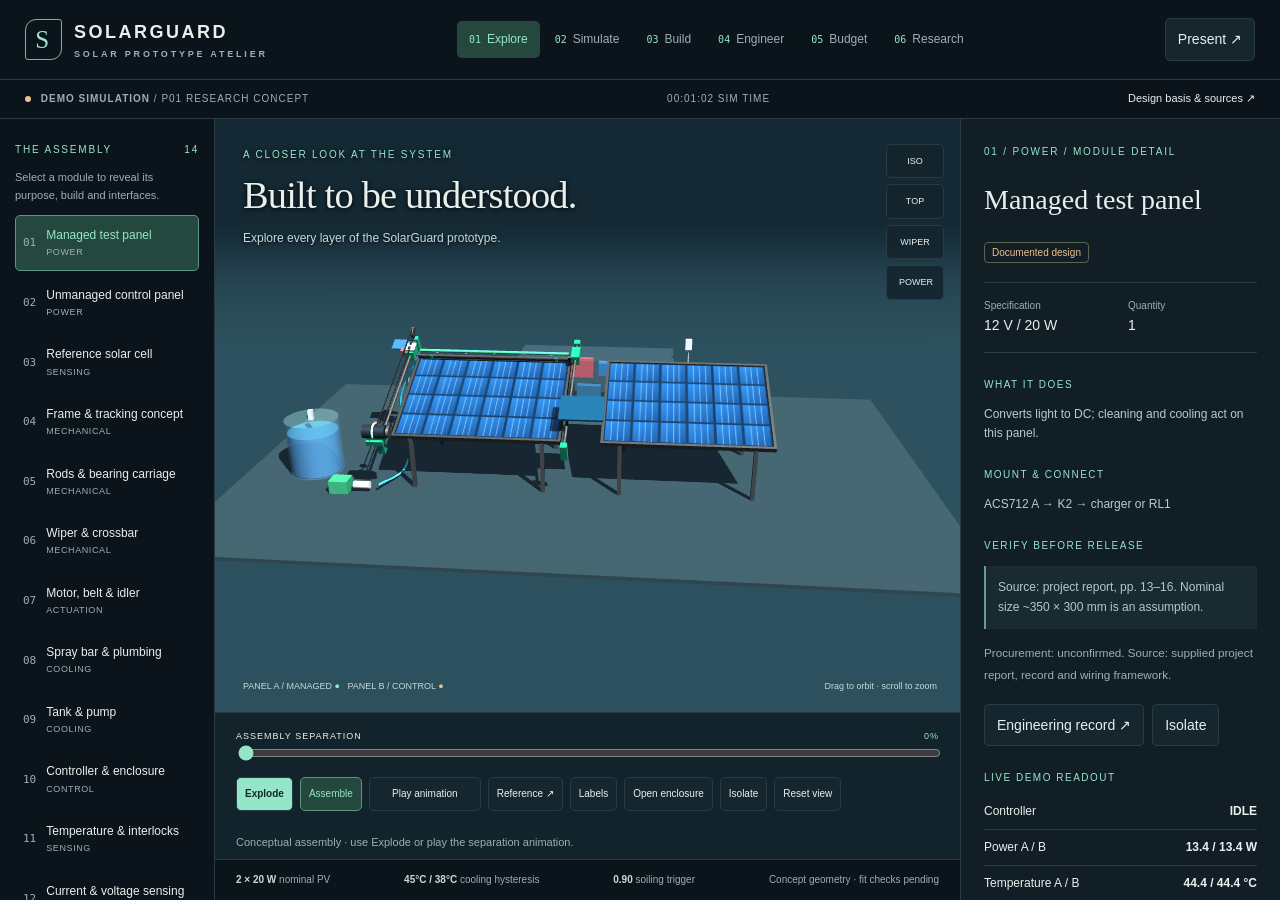
<file: index.html>
<!doctype html><html lang="en"><head><meta charset="utf-8"><meta name="viewport" content="width=device-width,initial-scale=1"><meta name="description" content="SolarGuard interactive solar cleaning and cooling prototype atelier"><title>SolarGuard · Solar Prototype Atelier</title><link rel="stylesheet" href="style.css"></head><body>
<header><a class="brand" href="#explore"><span class="mark">S</span><span>SOLARGUARD<small>SOLAR PROTOTYPE ATELIER</small></span></a><nav aria-label="Main navigation"></nav><button id="present">Present ↗</button></header>
<div class="ribbon"><span><i></i> <b id="source-status">DEMO SIMULATION</b> / P01 RESEARCH CONCEPT</span><span id="ribbon-clock">00:00:00</span><button id="sources">Design basis & sources ↗</button></div>
<main id="workspace"><aside class="parts"><div class="eyebrow">THE ASSEMBLY <span>14</span></div><p class="muted">Select a module to reveal its purpose, build and interfaces.</p><div id="part-list"></div><footer><div class="eyebrow">DESIGN INTENT</div><p>Cleaner panels.<br>Smarter decisions.<br>Measured trade-offs.</p><small>Documented design + browser demonstration. Physical validation pending.</small></footer></aside>
<section class="center"><div id="stage"><iframe src="twin.html" title="Interactive SolarGuard 3D assembly" id="twin"></iframe><div id="fallback" hidden></div><div class="stage-title"><div class="eyebrow">A CLOSER LOOK AT THE SYSTEM</div><h1>Built to be understood.</h1><p>Explore every layer of the SolarGuard prototype.</p></div><div class="camera-tools"><button data-camera="ov">ISO</button><button data-camera="top">TOP</button><button data-camera="cl">WIPER</button><button data-camera="el">POWER</button></div><div class="stage-caption"><span>PANEL A / MANAGED <b class="mint">●</b> &nbsp; PANEL B / CONTROL <b class="gold">●</b></span><span>Drag to orbit · scroll to zoom</span></div></div>
<div class="stage-controls"><label>ASSEMBLY SEPARATION <output id="explode-value">0%</output><input id="explode" type="range" min="0" max="100" value="0"></label><div class="assembly-buttons"><button id="explode-assembly" class="primary">Explode</button><button id="assemble">Assemble</button><button id="explosion-play" aria-pressed="false">Play animation</button><button id="assembly-reference">Reference ↗</button><button id="labels">Labels</button><button id="xray">Open enclosure</button><button id="isolate">Isolate</button><button id="camera-reset">Reset view</button></div></div><p id="explosion-status" class="assembly-status" role="status">Conceptual assembly · use Explode or play the separation animation.</p><div class="scene-footer"><span><b>2 × 20 W</b> nominal PV</span><span><b>45°C / 38°C</b> cooling hysteresis</span><span><b>0.90</b> soiling trigger</span><span>Concept geometry · fit checks pending</span></div></section>
<aside class="inspector" id="inspector"></aside></main>
<section id="content" hidden></section>
<div id="tour" hidden><span id="tour-progress"></span><button id="tour-prev">← Previous</button><button id="tour-next">Next chapter →</button><button id="fullscreen">Fullscreen</button><button id="tour-exit">Exit</button></div>
<dialog id="modal"><div class="modal-head"><span id="modal-title"></span><button id="modal-close" aria-label="Close dialog">✕</button></div><div id="modal-body"></div></dialog>
<div id="toast" role="status"></div><script type="module" src="app.js"></script></body></html>
</file>
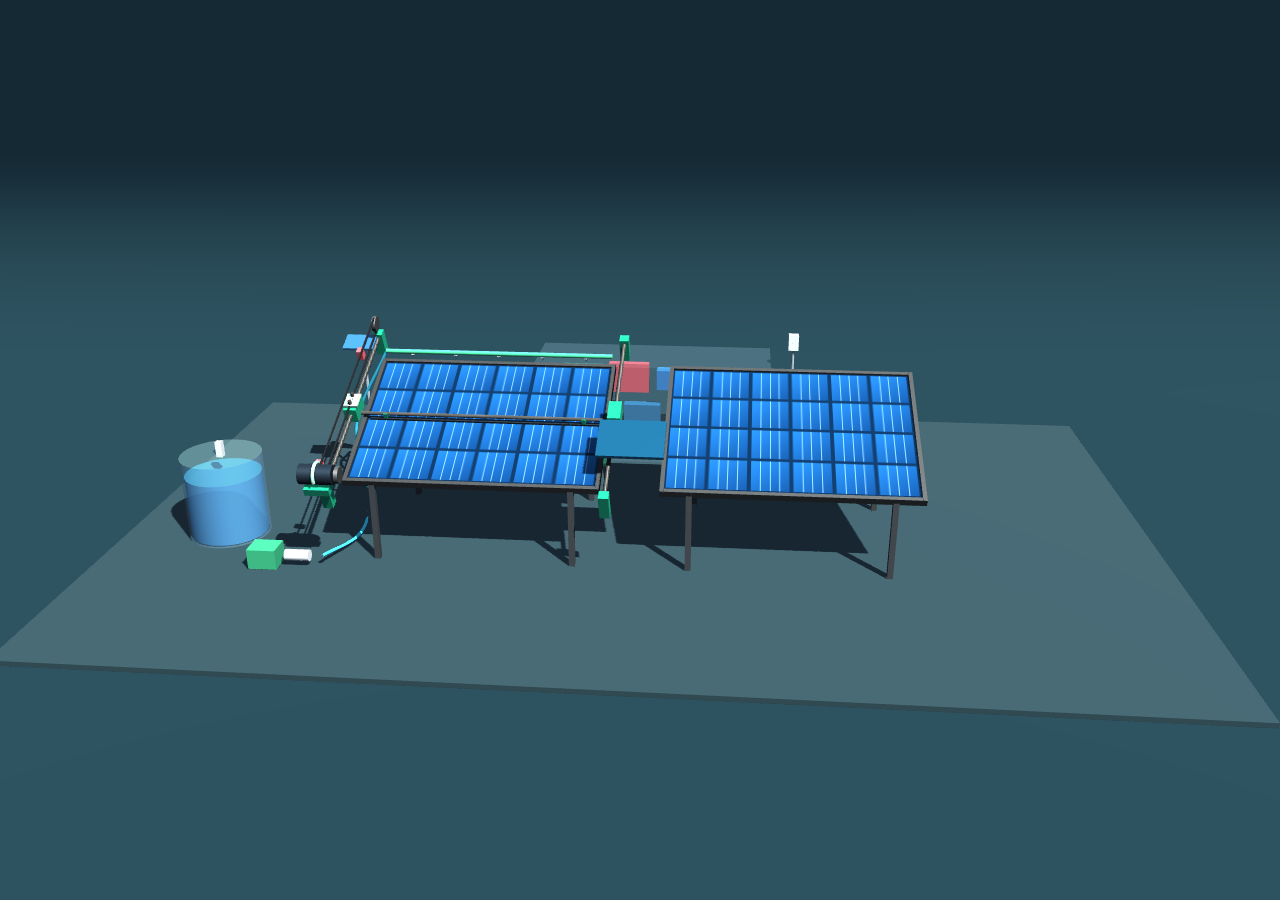
<file: twin.html>
<!DOCTYPE html><html lang="en"><head><meta charset="utf-8"><meta name="viewport" content="width=device-width,initial-scale=1,viewport-fit=cover"><title>SolarGuard Digital Twin</title><style>
:root{--bg:#eef3f8;--card:#fff;--txt:#10202f;--mut:#566a7e;--line:#cfdae5;--acc:#0a86a8;--ok:#0f9d6b;--warn:#d9822b;--bad:#d64550;box-sizing:border-box;padding-top:env(safe-area-inset-top,0px);padding-bottom:env(safe-area-inset-bottom,0px)}
@media(prefers-color-scheme:dark){:root:not([data-theme="light"]){--bg:#0a1220;--card:#111d30;--txt:#e6f0fb;--mut:#93a8bf;--line:#243a54;--acc:#45d6f2;--ok:#4fe0a6;--warn:#f0a458;--bad:#ff6b76}}
:root[data-theme="dark"]{--bg:#0a1220;--card:#111d30;--txt:#e6f0fb;--mut:#93a8bf;--line:#243a54;--acc:#45d6f2;--ok:#4fe0a6;--warn:#f0a458;--bad:#ff6b76}
*{box-sizing:border-box}html,body{height:100%}body{margin:0;background:var(--bg);color:var(--txt);font:13px/1.45 system-ui,Segoe UI,Arial,sans-serif}
header{display:flex;justify-content:space-between;align-items:center;gap:10px;flex-wrap:wrap;padding:10px 14px}h1{font-size:18px;margin:0}header small{color:var(--mut)}
.app{display:grid;grid-template-columns:minmax(0,1fr) 350px;gap:12px;padding:0 12px 12px;max-width:1700px;margin:auto}
.view{position:relative;height:calc(100vh - 80px);min-height:470px;border-radius:14px;overflow:hidden;border:1px solid var(--line)}canvas{width:100%;height:100%;display:block}
.bar{position:absolute;top:10px;left:10px;right:10px;display:flex;gap:6px;flex-wrap:wrap;pointer-events:none}.bar button{pointer-events:auto}
button{background:var(--card);color:var(--txt);border:1px solid var(--line);border-radius:8px;padding:7px 10px;cursor:pointer;font:inherit;font-size:12px}button:hover{border-color:var(--acc)}button.on{border-color:var(--acc);color:var(--acc)}
.glass{background:color-mix(in srgb,var(--card) 82%,transparent);backdrop-filter:blur(6px);border:1px solid var(--line);border-radius:10px}
#chart{position:absolute;left:10px;bottom:10px;padding:8px 10px}#chart small{color:var(--mut)}#ch{width:300px;height:96px;display:block}
#tip{position:absolute;display:none;pointer-events:none;max-width:240px;padding:8px 10px;z-index:3}#tip b{display:block;color:var(--acc)}
.lbl{position:absolute;pointer-events:none;font-size:11px;padding:1px 6px;border-radius:6px;background:var(--card);border:1px solid var(--line);white-space:nowrap;transform:translate(8px,-8px);display:none}
.side{display:flex;flex-direction:column;gap:10px;max-height:calc(100vh - 80px);overflow:auto}.card{background:var(--card);border:1px solid var(--line);border-radius:12px;padding:11px 12px}
.card h2{font-size:11px;letter-spacing:.09em;color:var(--mut);margin:0 0 8px}.row{display:flex;justify-content:space-between;gap:8px;padding:4px 0;border-bottom:1px solid var(--line)}.row:last-child{border:0}
.v{font-weight:600;font-variant-numeric:tabular-nums}.badge{border-radius:20px;padding:1px 9px;font-size:11px;font-weight:600;background:color-mix(in srgb,var(--ok) 18%,transparent);color:var(--ok)}.badge.w{background:color-mix(in srgb,var(--warn) 20%,transparent);color:var(--warn)}.badge.b{background:color-mix(in srgb,var(--bad) 20%,transparent);color:var(--bad)}.badge.i{background:color-mix(in srgb,var(--acc) 18%,transparent);color:var(--acc)}
.ctl{margin:7px 0}.ctl label{display:flex;justify-content:space-between;font-size:12px;color:var(--mut)}input[type=range]{width:100%;accent-color:var(--acc)}.sw{display:flex;justify-content:space-between;margin:6px 0}
.g2{display:grid;grid-template-columns:1fr 1fr;gap:6px}#log{height:96px;overflow:auto;font:11px/1.5 ui-monospace,monospace;color:var(--mut);white-space:pre-wrap}.note{font-size:11px;color:var(--mut)}
@media(max-width:950px){.app{grid-template-columns:1fr}.view{height:62vh}.side{max-height:none}}

/* ===== Forecast + automation additions ===== */
.badge.m{background:color-mix(in srgb,var(--mut) 18%,transparent);color:var(--mut)}
.fwrap{position:relative;pointer-events:auto}
.fbtn{display:inline-flex;align-items:center;gap:6px;font-weight:700}
.fbtn.on{border-color:var(--acc);color:var(--acc)}
.dot{width:9px;height:9px;border-radius:50%;background:var(--ok);display:inline-block;flex:none}
.dot.i{background:var(--acc)}.dot.w{background:var(--warn)}.dot.b{background:var(--bad)}.dot.m{background:var(--mut);opacity:.6}
.dot.pulse{animation:pl 1.1s ease-in-out infinite}@keyframes pl{50%{opacity:.35;transform:scale(1.35)}}
.fpop{display:none;position:absolute;top:100%;left:0;z-index:6;width:330px;max-width:86vw;max-height:calc(100vh - 170px);overflow:auto;padding:10px 12px;background:var(--card);border:1px solid var(--line);border-radius:12px;box-shadow:0 10px 30px rgba(0,0,0,.28);text-align:left;margin-top:6px}
.fpop::before{content:"";position:absolute;left:0;right:0;top:-8px;height:8px}
.fwrap.r .fpop{left:auto;right:0}
.fwrap:hover .fpop,.fwrap.pin .fpop{display:block}
.fpop .fh{display:flex;justify-content:space-between;align-items:center;gap:8px;margin-bottom:6px}.fpop .fh b{font-size:13px}.fpop .fh small{color:var(--mut);font-size:11px}
.fx{display:none;padding:1px 7px}.fwrap.pin .fx{display:inline-block}
.fpop h3{font-size:11px;letter-spacing:.09em;color:var(--mut);margin:10px 0 5px}
.al{display:flex;gap:7px;align-items:flex-start;padding:6px 8px;border-radius:8px;margin:4px 0;font-size:12px;border:1px solid var(--line);background:color-mix(in srgb,var(--card) 90%,var(--mut))}
.al.b{border-color:var(--bad);background:color-mix(in srgb,var(--bad) 12%,var(--card))}.al.w{border-color:var(--warn);background:color-mix(in srgb,var(--warn) 12%,var(--card))}.al.i{border-color:var(--acc);background:color-mix(in srgb,var(--acc) 10%,var(--card))}.al.ok{border-color:var(--ok);background:color-mix(in srgb,var(--ok) 10%,var(--card))}
.al .dot{margin-top:4px}
.full{display:none}.fwrap.pin .full{display:block}.hint{display:block;color:var(--mut);font-size:11px;margin-top:8px}.fwrap.pin .hint{display:none}
#fcc{width:100%;height:auto;display:block;border:1px solid var(--line);border-radius:8px}
.au{display:grid;grid-template-columns:14px 1fr auto;gap:4px 9px;align-items:center;padding:7px 0;border-bottom:1px solid var(--line)}.au:last-of-type{border:0}
.au b{font-size:13px}.au small{display:block;color:var(--mut);font-size:11px}
.mini{grid-column:2/4;height:7px;border-radius:5px;background:var(--line);overflow:hidden}.mini i{display:block;height:100%;width:50%;background:var(--ok);transition:width .3s,background .3s}
@media(max-width:950px){.fpop{max-height:50vh}}
</style><style>html,body{background:#0b141a!important}header,.side,.bar,#chart{display:none!important}.app{display:block;padding:0;margin:0;max-width:none}.view{height:100vh;min-height:0;border:0;border-radius:0}:root{--card:#111e25;--txt:#e8f0ed;--acc:#95e5c9;--line:#293b43}</style></head><body>
<header><div><h1>☀ SolarGuard · Digital Twin</h1><small>Automated panel cleaning + conditional cooling · physics-based simulation</small></div><div><span class="badge i" id="clock">12:00:00</span> <span class="badge" id="state">IDLE</span></div></header>
<main class="app"><section class="view" id="view"><canvas id="c"></canvas>
<div class="bar"><button data-cam="ov">Overview</button><button data-cam="cl">Carriage</button><button data-cam="el">Electronics</button><button data-cam="top">Top view</button><button id="lb">Labels</button><button id="xr" class="on">X-ray box</button><div class="fwrap" id="fw"><button id="fc" class="fbtn" aria-haspopup="true" aria-expanded="false"><i class="dot" id="fdot"></i>Forecast</button>
<div class="fpop" id="fpop" role="dialog" aria-label="Forecast">
<div class="fh"><div><b>Forecast</b> <small id="fcH">next 10 min (sim time)</small></div><button class="fx" id="fx" title="Close">✕</button></div>
<div class="row"><span>Current temperature <small class="note">(Panel A)</small></span><span class="v" id="fcT">—</span></div>
<div class="row"><span>Estimated in ~10 min</span><span class="v" id="fcE">—</span></div>
<div class="row"><span>Trend (recent readings)</span><span class="v" id="fcR">—</span></div>
<h3>FORECAST ALERT</h3><div id="fcA"></div>
<div class="full">
<h3>TEMPERATURE · RECENT vs FORECAST</h3><canvas id="fcc" width="560" height="170"></canvas>
<h3>SCENARIO CONTROLS</h3>
<div class="g2"><button data-sc="noon">☀ Hot noon</button><button data-sc="dust">🌫 Dusty day</button><button data-sc="rain">🌧 Rainy day</button><button data-sc="low">💧 Low water</button></div>
<p class="note" style="margin:6px 0 0">Picking a scenario resets the simulation with those conditions so you can watch the forecast react.</p>
</div>
<span class="hint">Click <b>Forecast</b> to pin this panel and open scenario controls.</span>
</div></div></div>
<div id="chart" class="glass"><small>Power A (cleaned/cooled) vs B (control), W</small><canvas id="ch" width="600" height="192"></canvas></div><div id="tip" class="glass"><b></b><span></span></div></section>
<aside class="side">
<section class="card"><h2>AUTOMATION STATUS</h2>
<div class="au"><i class="dot m" id="auCd"></i><div><b>Cleaning</b><small id="auCs">—</small></div><span class="badge m" id="auCb">STANDBY</span></div>
<div class="au"><i class="dot m" id="auKd"></i><div><b>Cooling</b><small id="auKs">—</small></div><span class="badge m" id="auKb">STANDBY</span></div>
<div class="au"><i class="dot" id="auWd"></i><div><b>Water availability</b><small id="auWs">—</small></div><span class="badge" id="auWb">AVAILABLE</span><div class="mini"><i id="auWbar"></i></div></div>
</section>
<section class="card"><h2>CONTROLLER</h2><div class="row"><span>Mode</span><span class="badge i" id="mode">AUTO</span></div><div class="row"><span>Carriage</span><span class="v" id="cS">PARKED</span></div><div class="row"><span>Pump</span><span class="v" id="pS">OFF</span></div><div class="row"><span>Clean trigger (SI&lt;0.90)</span><span class="v" id="trig">0%</span></div><div class="row"><span>Cooling lockout</span><span class="v" id="lock">0 s</span></div></section>
<section class="card"><h2>TELEMETRY · A vs CONTROL B</h2><div class="row"><span>Soiling index A / B</span><span class="v" id="si">1.00 / 1.00</span></div><div class="row"><span>Panel temp A / B</span><span class="v" id="tp">— / —</span></div><div class="row"><span>V · I (A)</span><span class="v" id="vi">—</span></div><div class="row"><span>Power A / B</span><span class="v" id="pw">—</span></div><div class="row"><span>Gain vs control</span><span class="v" id="gn">—</span></div><div class="row"><span>Energy A / B</span><span class="v" id="en">—</span></div><div class="row"><span>System use · net gain</span><span class="v" id="net">—</span></div><div class="row"><span>Tank · water used</span><span class="v" id="wt">—</span></div><div class="row"><span>Battery</span><span class="v" id="bt">—</span></div></section>
<section class="card"><h2>CONDITIONS</h2>
<div class="ctl"><label>Sunlight (irradiance) <output id="sunO"></output></label><input id="sun" type="range" min="0" max="100" value="85"></div>
<div class="ctl"><label>Ambient temperature <output id="ambO"></output></label><input id="amb" type="range" min="10" max="48" value="34"></div>
<div class="ctl"><label>Dust (sets both panels) <output id="dustO"></output></label><input id="dust" type="range" min="0" max="100" value="12"></div>
<div class="ctl"><label>Water tank <output id="tankO"></output></label><input id="tank" type="range" min="0" max="100" value="80"></div>
<div class="ctl"><label>Time speed <output id="spdO"></output></label><input id="spd" type="range" min="1" max="120" value="30"></div>
<div class="sw"><label>Rain (skip water)</label><input id="rain" type="checkbox"></div><div class="sw"><label>Automatic mode</label><input id="auto" type="checkbox" checked></div>
<div class="g2"><button id="clean">Run cleaning</button><button id="cool">Run cooling</button><button id="addd">Add dust</button><button id="heat">Heat spike +10 °C</button><button id="stop">STOP</button><button id="rst">Reset sim</button></div>
<div class="g2" style="margin-top:6px"><button data-sc="noon">Hot noon</button><button data-sc="dust">Dusty day</button><button data-sc="rain">Rainy</button><button data-sc="low">Low tank</button></div></section>
<section class="card"><h2>SELECTED COMPONENT</h2><div id="info"><b>Nothing selected</b><br><span class="note">Hover or click any part in the 3D model.</span></div></section>
<section class="card"><h2>EVENT LOG</h2><div id="log"></div></section>
<section class="card"><h2>MODEL NOTES</h2><p class="note">Simulated physics: PV power = 20 W × G/1000 × soiling × (1 − 0.4 %/°C × (T − 25)); panel heating from a thermal-mass balance; wiping, spray, battery and energy use are modelled. Geometry is illustrative, not manufacturing CAD. Values are not measurements.</p><p class="note">Forecast: a recency-weighted trend is fitted to recent simulated Panel A temperature readings and projected 10 simulated minutes ahead, damped towards the thermal equilibrium. Alerts compare that projection with the 45 °C cooling trigger and the 0.90 soiling-index cleaning trigger.</p></section>
</aside></main>
<script src="assets/three.min.js"></script>
<script src="assets/OrbitControls.js"></script>
<script type="module">
import {ExplosionMotion,separationOffset} from './explosion.js';
(()=>{
const T=THREE,$=i=>document.getElementById(i),W=3,L=2.1,TILT=.42,view=$('view');
const R=new T.WebGLRenderer({canvas:$('c'),antialias:true});R.setPixelRatio(Math.min(devicePixelRatio||1,2));R.shadowMap.enabled=true;
const scene=new T.Scene();scene.background=new T.Color(0x9cc4e4);scene.fog=new T.Fog(0x9cc4e4,20,48);
const cam=new T.PerspectiveCamera(42,1,.1,100);cam.position.set(0,4.8,10.2);
const ctl=new T.OrbitControls(cam,R.domElement);ctl.target.set(0,1.2,-.3);ctl.enableDamping=true;ctl.maxPolarAngle=1.52;
const hemi=new T.HemisphereLight(0xcfe6ff,0x556070,.8);scene.add(hemi);
const sunL=new T.DirectionalLight(0xfff2dd,1.6);sunL.position.set(5,9,6);sunL.castShadow=true;sunL.shadow.mapSize.set(2048,2048);Object.assign(sunL.shadow.camera,{left:-10,right:10,top:10,bottom:-10,near:1,far:32});sunL.shadow.camera.updateProjectionMatrix();scene.add(sunL);
const gnd=new T.Mesh(new T.PlaneGeometry(80,80),new T.MeshStandardMaterial({color:0x7d8b76,roughness:1}));gnd.rotation.x=-Math.PI/2;gnd.receiveShadow=true;scene.add(gnd);
const parts=[];const mat=(c,o={})=>new T.MeshStandardMaterial(Object.assign({color:c,roughness:.5,metalness:.15},o));
const Bx=(w,h,d)=>new T.BoxGeometry(w,h,d),Cy=(r,h,s=28)=>new T.CylinderGeometry(r,r,h,s);
function P(name,desc,geo,c,pos,par,o,rot){const m=new T.Mesh(geo,mat(c,o));m.position.set(...pos);if(rot)m.rotation.set(...rot);m.castShadow=m.receiveShadow=true;m.userData={name,desc};(par||scene).add(m);parts.push(m);return m}
P('Concrete pad','Level base for the stand, tank and enclosure.',Bx(13,.06,8),0xb7bcc0,[0,.03,-.4],0,{roughness:.9});
// panels
function cellTex(){const c=document.createElement('canvas');c.width=512;c.height=384;const g=c.getContext('2d');g.fillStyle='#0b2440';g.fillRect(0,0,512,384);for(let i=0;i<6;i++)for(let j=0;j<4;j++){const x=i*85+4,y=j*95+4,gr=g.createLinearGradient(x,y,x+77,y+87);gr.addColorStop(0,'#1a5a9a');gr.addColorStop(1,'#0e386a');g.fillStyle=gr;g.fillRect(x,y,77,87);g.strokeStyle='#a9c4de';g.lineWidth=1;for(let k=1;k<4;k++){g.beginPath();g.moveTo(x+k*19.25,y);g.lineTo(x+k*19.25,y+87);g.stroke()}}const t=new T.CanvasTexture(c);t.anisotropy=8;return t}
const nd=new Uint8Array(128*128*4);for(let i=0;i<nd.length;i+=4){nd[i]=nd[i+1]=nd[i+2]=Math.random()*255;nd[i+3]=255}
const noise=new T.DataTexture(nd,128,128,T.RGBAFormat);noise.wrapS=noise.wrapT=T.RepeatWrapping;noise.magFilter=noise.minFilter=T.LinearFilter;noise.needsUpdate=true;const ctex=cellTex();
function panel(cx,tag){const G=new T.Group();G.position.set(cx,1.5,0);G.rotation.x=TILT;scene.add(G);
 const side=mat(0x9aa7b3,{metalness:.8,roughness:.35});const top=new T.MeshPhysicalMaterial({map:ctex,roughness:.12,metalness:.1,clearcoat:1,clearcoatRoughness:.04});
 const b=P(tag+' PV panel','Converts sunlight to DC power. Output falls with soiling and rising temperature.',Bx(W,.06,L),0x164b6a,[0,0,0],G);b.material=[side,side,top,side,side,side];
 [[-W/2-.02,0],[W/2+.02,0]].forEach(p=>P('Panel frame','Aluminium frame holding the laminate.',Bx(.05,.09,L+.05),0xa7b2bd,[p[0],.01,0],G,{metalness:.8}));
 [-L/2-.02,L/2+.02].forEach(z=>P('Panel frame','Aluminium frame holding the laminate.',Bx(W+.09,.09,.05),0xa7b2bd,[0,.01,z],G,{metalness:.8}));
 [-1.2,1.2].forEach(x=>{P('Support post (front)','Short front leg of the tilted stand.',Bx(.07,1.07,.07),0x8c99a6,[cx+x,.535,.96],0,{metalness:.7});P('Support post (rear)','Tall rear leg sets the tilt angle.',Bx(.07,1.93,.07),0x8c99a6,[cx+x,.965,-.96],0,{metalness:.7})});
 const arr=new Float32Array(64).fill(.12),data=new Uint8Array(64*4),tex=new T.DataTexture(data,64,1,T.RGBAFormat);tex.minFilter=tex.magFilter=T.LinearFilter;
 const dm=new T.Mesh(new T.PlaneGeometry(W,L),new T.ShaderMaterial({transparent:true,depthWrite:false,uniforms:{dm:{value:tex},nz:{value:noise}},vertexShader:'varying vec2 u;void main(){u=uv;gl_Position=projectionMatrix*modelViewMatrix*vec4(position,1.);}',fragmentShader:'varying vec2 u;uniform sampler2D dm,nz;void main(){float d=texture2D(dm,vec2(u.y,.5)).r;float n=texture2D(nz,u*vec2(6.,4.)).r;gl_FragColor=vec4(.62,.5,.34,d*(.3+.7*n)*.9);}'}));dm.rotation.x=-Math.PI/2;dm.position.y=.035;G.add(dm);
 const wet=new T.Mesh(new T.PlaneGeometry(W,L),new T.MeshPhysicalMaterial({color:0x8fd3ff,transparent:true,opacity:0,roughness:.03,depthWrite:false,clearcoat:1}));wet.rotation.x=-Math.PI/2;wet.position.y=.04;G.add(wet);
 return {G,arr,data,tex,wet}}
const A=panel(-1.9,'Panel A'),B=panel(1.9,'Control B'),GA=A.G;
// rails, carriage, drive (panel A)
const rx=W/2+.14;[-rx,rx].forEach(x=>P('8 mm guide rod','Smooth rod; LM8UU bearings slide along it.',Cy(.025,L+.7),0xcfd8e0,[x,.2,0],GA,{metalness:.9,roughness:.2},[Math.PI/2,0,0]));
[-L/2-.32,L/2+.32].forEach(z=>[-rx,rx].forEach(x=>P('Rod end bracket','Printed bracket gripping the rod end (M3 grub screw).',Bx(.12,.34,.12),0x1d9e75,[x,.1,z],GA)));
const CG=new T.Group();GA.add(CG);
[-rx,rx].forEach((x,i)=>P(i?'Carriage block (idle)':'Carriage block (drive)','Printed block with 2 LM8UU bearings; the drive side clamps the belt.',Bx(.16,.2,.3),0x1d9e75,[x,.2,0],CG));
// Carriage details follow the supplied block / bearing / clamp reference (concept scale).
function bearingGeometry(){const shape=new T.Shape();shape.absarc(0,0,.06,0,Math.PI*2,false);const hole=new T.Path();hole.absarc(0,0,.026,0,Math.PI*2,true);shape.holes.push(hole);return new T.ExtrudeGeometry(shape,{depth:.09,bevelEnabled:false,curveSegments:20});}
[-rx,rx].forEach((x,side)=>[-.09,.09].forEach((z,i)=>P('LM8UU bearing '+(side?'idle':'drive')+' '+(i+1),'Linear bearing around the 8 mm guide rod; two per carriage block.',bearingGeometry(),0xaebcc6,[x,.2,z-.045],CG,{metalness:.85,roughness:.25})));
P('Belt clamp plate','Printed plate clamping the GT2 belt to the drive carriage block.',Bx(.2,.025,.22),0x95d6bd,[-rx,.325,0],CG);
[-.07,.07].forEach(z=>P('Belt clamp screw','One of the two screws fastening the clamp plate.',Cy(.022,.05,16),0xdce6eb,[-rx,.36,z],CG,{metalness:.9}));
P('Cross bar Ø8','Aluminium bar joining both carriage blocks.',Cy(.022,W+.3),0xcfd8e0,[0,.115,0],CG,{metalness:.9},[0,0,Math.PI/2]);
[-W/2+.25,W/2-.25].forEach(x=>P('Wiper arm','Pivots on the cross bar; spring presses the blade on the glass.',Bx(.05,.12,.04),0x1d9e75,[x,.07,.01],CG));
P('Silicone squeegee blade','Flexible lip pushes dust and water down the panel.',Bx(W-.1,.05,.025),0x202830,[0,.03,.02],CG,{roughness:.9});
const bx=-rx;P('Belt (lower run)','GT2 belt clamped to the drive block; moves the carriage.',Bx(.02,.012,L+.6),0x1c1c1f,[bx,.33,0],GA,{roughness:.9});P('Belt (upper run)','Return run of the GT2 belt.',Bx(.02,.012,L+.6),0x1c1c1f,[bx,.53,0],GA,{roughness:.9});
P('Idler pulley','Top-end pulley; slotted bracket sets belt tension.',Cy(.1,.05),0xb7c3cf,[bx,.43,-L/2-.3],GA,{metalness:.8},[0,0,Math.PI/2]);
P('25GA-370 12 V gear motor','Drives the pulley through the gearbox (about 60 RPM).',Cy(.12,.4),0x34475b,[bx-.05,.43,L/2+.3],GA,{metalness:.6},[0,0,Math.PI/2]);
P('Motor pulley (GT2 20T)','Pulley on the motor shaft that drives the belt.',Cy(.1,.05),0xb7c3cf,[bx+.2,.43,L/2+.3],GA,{metalness:.8},[0,0,Math.PI/2]);
P('Motor mount + strap','Printed cradle and strap holding the motor.',Bx(.3,.1,.3),0x1d9e75,[bx-.05,.27,L/2+.3],GA);
P('Motor clamp strap','Printed arch secures the motor to its mount.',new T.TorusGeometry(.14,.022,10,28,Math.PI),0x95d6bd,[bx-.05,.43,L/2+.3],GA,0,[0,Math.PI/2,0]);
[-L/2+.04,L/2-.04].forEach((z,i)=>P(i?'Bottom end-stop sensor':'Top end-stop sensor','IR sensor in a clamp on the rod; stops the carriage at its limit.',Bx(.08,.14,.1),0xe65e68,[bx-.16,.2,z],GA));
const SB=P('Spray bar (fixed)','12 mm tube across the top; nozzles mist water onto the panel.',Cy(.03,W),0x46c78e,[0,.14,-L/2-.1],GA,0,[0,0,Math.PI/2]);
const nz=[];for(let i=0;i<5;i++){const x=-W/2+.35+i*(W-.7)/4;P('Spray nozzle','Misting nozzle on the spray bar.',new T.ConeGeometry(.03,.07,10),0xe2e9ef,[x,.07,-L/2-.1],GA,0,[Math.PI,0,0]);nz.push(x)}
P('DS18B20 panel temperature probe','Waterproof probe taped to the panel back: panel temperature.',Bx(.07,.05,.14),0x4ecb94,[W/2+.07,-.03,.55],GA);
P('Reference mini PV cell','Small clean cell: its current tracks sunlight so soiling can be told apart from clouds.',Bx(.8,.04,.6),0x164b6a,[0,1.62,.7],0,0,[TILT,0,0]);
P('Rain sensor','Detects rain so water use is skipped.',Bx(.4,.03,.28),0x326ca0,[-3.75,2.2,-1],0,0,[TILT,0,0]);
P('Rain sensor pole','Pole holding the rain sensor.',Cy(.02,2.2),0x8c99a6,[-3.75,1.1,-1.15]);
// water system
const tank=P('Water tank','Reservoir; the controller blocks the pump when the level is low.',Cy(.5,1.1),0x7aa7cf,[-5.2,.58,.4],0,{transparent:true,opacity:.35});
const wv=P('Water in tank','Current water volume.',Cy(.47,1),0x2f7fc0,[-5.2,.58,.4],0,{transparent:true,opacity:.8});
P('Tank level sensor','Optical sensor reporting low water.',Bx(.08,.2,.08),0xe2e9ef,[-5.2,1.2,.4]);
P('12 V water pump','Diaphragm pump moves water through the filter to the spray bar.',Bx(.35,.25,.3),0x39a978,[-4.4,.19,1.25]);
P('Inline filter','Catches particles that would block the nozzles.',Cy(.07,.3),0xe2e9ef,[-4.0,.2,1.25],0,0,[0,0,Math.PI/2]);
GA.updateMatrixWorld(true);const bar=GA.localToWorld(new T.Vector3(-W/2,.14,-L/2-.1));
P('Water tubing','Silicone tube from tank and pump to the spray bar.',new T.TubeGeometry(new T.CatmullRomCurve3([new T.Vector3(-3.7,.2,1.25),new T.Vector3(-3.5,.1,.4),new T.Vector3(-3.9,.1,-1.2),new T.Vector3(-4,.9,-1.25),bar]),48,.022,8),0x39c9ef,[0,0,0]);
const nW=nz.map(x=>GA.localToWorld(new T.Vector3(x,.04,-L/2-.1))),o0=GA.localToWorld(new T.Vector3()),sDir=GA.localToWorld(new T.Vector3(0,.1,1.5)).sub(o0);
// enclosure
const E=new T.Group();E.position.set(0,.76,-2.9);scene.add(E);
const bd=(n,d,g,c,p,o)=>P(n,d,g,c,p,E,o);
bd('ESP32-S2-DevKitM-1','Main controller: reads sensors, runs the control rules, hosts Wi-Fi logging.',Bx(.6,.36,.04),0x158467,[-1.1,.3,-.4]);bd('L298N motor driver','H-bridge switching motor direction and speed.',Bx(.6,.45,.12),0xb84550,[-.4,.3,-.37]);
bd('5V relay module','Switches the 12 V pump from an ESP32 pin.',Bx(.55,.3,.2),0x2a6bb0,[.3,.3,-.33]);bd('LM2596 buck converter','Steps 12 V down to a regulated 5 V.',Bx(.5,.28,.1),0x3277b0,[.95,.3,-.37]);
bd('3S battery + BMS','Three 18650 cells in series with a protection board.',Bx(.9,.38,.3),0x1d2732,[-1.0,-.3,-.3]);bd('Charge controller','Charges the pack from Panel A (Li-ion 3S setting).',Bx(.55,.38,.18),0x245d87,[-.2,-.3,-.35]);
bd('ACS712 current sensor','Hall sensor measuring Panel A current (needs divider to the ESP32).',Bx(.4,.26,.1),0x24876a,[.4,-.3,-.37]);bd('Voltage divider','100k / 10k divider scaling panel voltage for the ADC.',Bx(.3,.2,.08),0xdca34e,[.85,-.3,-.37]);bd('ESP32-CAM','Optional camera extension; no trained model connected.',Bx(.3,.3,.08),0x16735b,[1.28,-.3,-.37]);
const shell=P('Electronics enclosure','Concept enclosure; sealing and splash protection unverified. Keep it above the splash zone.',Bx(3.4,1.5,1.1),0x7d93a8,[0,0,0],E,{transparent:true,opacity:.2,depthWrite:false,roughness:.2});
P('DHT22 temperature / humidity sensor','Measures ambient air temperature and humidity.',Bx(.14,.22,.12),0xdfe7ed,[2.0,1.9,-2.5]);P('DHT22 mounting post','Post for the DHT22 sensor.',Cy(.02,1.9),0x8c99a6,[2.0,.95,-2.5]);
// particles + rain
const NP=600,pp=new Float32Array(NP*3).fill(-50),pv=new Float32Array(NP*3),pl=new Float32Array(NP);const pg=new T.BufferGeometry();pg.setAttribute('position',new T.BufferAttribute(pp,3));
const pts=new T.Points(pg,new T.PointsMaterial({color:0x9fe0ff,size:.05,transparent:true,opacity:.85}));pts.frustumCulled=false;scene.add(pts);
function emit(n){for(let k=0;k<n;k++){const i=pl.findIndex(v=>v<=0);if(i<0)return;const q=nW[(Math.random()*nW.length)|0];pp.set([q.x,q.y,q.z],i*3);pv[i*3]=(Math.random()-.5)*.5;pv[i*3+1]=sDir.y*1.2+(Math.random()-.3)*.4;pv[i*3+2]=sDir.z*1.1+(Math.random()-.5)*.3;pl[i]=1.1}}
const NR=300,rp=new Float32Array(NR*6);for(let i=0;i<NR;i++){const x=Math.random()*16-8,y=Math.random()*9,z=Math.random()*12-7;rp.set([x,y,z,x,y-.35,z],i*6)}
const rg=new T.BufferGeometry();rg.setAttribute('position',new T.BufferAttribute(rp,3));const rain=new T.LineSegments(rg,new T.LineBasicMaterial({color:0xcfe3f5,transparent:true,opacity:.6}));rain.visible=false;rain.frustumCulled=false;scene.add(rain);
// state + physics
const S={tank:80,z:-L/2+.02,pump:false,rain:false,sun:85};
function log(){};
const bases=parts.map(m=>m.position.clone());let exploded=0,isolated=false,chosen=null;
const reducedMotion=matchMedia('(prefers-reduced-motion: reduce)');
const motion=new ExplosionMotion({reducedMotion:reducedMotion.matches});
reducedMotion.addEventListener('change',e=>{motion.reducedMotion=e.matches;if(e.matches)motion.setTarget(motion.target,0)});
const carriageBase=CG.position.clone();
const offsets=parts.map(m=>new T.Vector3(...separationOffset(m.userData.name,m.parent===CG?'carriage':m.parent===GA?'managed-panel':m.parent===E?'electronics':'scene')));
let lastExplosionReport=-1,reportClock=0;
function applyExplosion(value){parts.forEach((m,i)=>m.position.copy(bases[i]).addScaledVector(offsets[i],value));CG.position.y=carriageBase.y+2*value;A.wet.position.y=.04+.45*value;const overlays=GA.children.filter(m=>m.material?.uniforms?.dm);overlays.forEach(m=>m.position.y=.035+.45*value);}
function frameAssembly(value){goal=value?[[1.2,9.7,17.5],[0,1.8,-.5]]:CAM.ov;if(motion.reducedMotion){cam.position.set(...goal[0]);ctl.target.set(...goal[1]);goal=null;}}

addEventListener('message',e=>{if(e.origin!==location.origin)return;const d=e.data;
 if(d.type==='state'){Object.assign(S,d.state);GA.rotation.y=S.tracking?S.azimuth*Math.PI/180:0;GA.rotation.x=S.tracking?(90-S.elevation)*Math.PI/180:TILT;CG.position.z=-L/2+.02+(L-.04)*(exploded>.05?0:S.progress);for(const [p,si] of [[A,S.siA],[B,S.siB]]){p.arr.fill((1-si)/.65);for(let i=0;i<64;i++){p.data[i*4]=p.arr[i]*255;p.data[i*4+3]=255}p.tex.needsUpdate=true}A.wet.material.opacity=S.pump?.25:0;sunL.intensity=.3+S.sun/70;rain.visible=S.rain;}
 if(d.type==='select'){chosen=d.name;sel=parts.find(p=>p.userData.name===d.name)||null;if(!sel)parent.postMessage({type:'notice',text:'Concept module: geometry not supplied.'},location.origin);}
 if(d.type==='explode'){motion.setTarget(d.value,d.duration??2.4);frameAssembly(motion.target);}
 if(d.type==='explosion-control'){if(d.action==='pause')motion.pause();else{motion.play();frameAssembly(1);}}
 if(d.type==='isolate'){isolated=d.value;parts.forEach(m=>m.visible=!isolated||m.userData.name===chosen);}
 if(d.type==='camera')goal=(exploded>.05?EXP_CAM[d.value]:CAM[d.value])||CAM.ov;
 if(d.type==='labels')$('lb').click();
 if(d.type==='xray')$('xr').click();
});
// interaction
const rc=new T.Raycaster(),mv=new T.Vector2();let hov=null,sel=null;const tip=$('tip');
function pick(e){const r=R.domElement.getBoundingClientRect();mv.set((e.clientX-r.left)/r.width*2-1,-((e.clientY-r.top)/r.height)*2+1);rc.setFromCamera(mv,cam);const hits=rc.intersectObjects(parts);const h=hits.find(x=>x.object!==shell&&x.object.userData.name!=='Concrete pad')||hits.find(x=>x.object===shell);return h?h.object:null}
R.domElement.addEventListener('pointermove',e=>{if(e.buttons)return;hov=pick(e);const r=view.getBoundingClientRect();if(hov){tip.style.display='block';tip.style.left=Math.min(e.clientX-r.left+14,r.width-250)+'px';tip.style.top=Math.min(e.clientY-r.top+14,r.height-90)+'px';tip.firstChild.textContent=hov.userData.name;tip.lastChild.textContent=hov.userData.desc;R.domElement.style.cursor='pointer'}else{tip.style.display='none';R.domElement.style.cursor='grab'}});
let dn=null;R.domElement.addEventListener('pointerdown',e=>dn=[e.clientX,e.clientY]);R.domElement.addEventListener('pointerup',e=>{if(!dn||Math.hypot(e.clientX-dn[0],e.clientY-dn[1])>5)return;sel=pick(e);$('info').innerHTML=sel?`<b>${sel.userData.name}</b><br><span class="note">${sel.userData.desc}</span>`:'<b>Nothing selected</b>';if(sel)parent.postMessage({type:'selected',name:sel.userData.name,description:sel.userData.desc},location.origin)});
const CAM={ov:[[1.2,6.7,13.5],[0,1,-.5]],cl:[[-4.6,3.2,3.8],[-1.9,1.4,0]],el:[[1.8,2.2,-.2],[0,.9,-2.9]],top:[[0,13,.3],[0,0,-.4]]};let goal=null;const EXP_CAM={ov:[[1.2,9.7,17.5],[0,1.8,-.5]],cl:[[-5.6,6.4,5.5],[-1.9,3,-.3]],el:[[4,4.5,3],[0,2.5,-2.9]],top:[[0,17,.3],[0,1.2,-.4]]};
document.querySelectorAll('[data-cam]').forEach(b=>b.onclick=()=>goal=CAM[b.dataset.cam]);
const names=['Panel A PV panel','Control B PV panel','Cleaning carriage','Silicone squeegee blade','Spray bar (fixed)','25GA-370 12 V gear motor','Water tank','12 V water pump','Electronics enclosure','ESP32-S2-DevKitM-1','Reference mini PV cell','Rain sensor','DHT22 temperature / humidity sensor','Top end-stop sensor'];
const lbs=names.map(n=>{const m=parts.find(p=>p.userData.name===n);if(!m)return null;const d=document.createElement('div');d.className='lbl';d.textContent=n.replace(' PV panel','').replace('25GA-370 12 V ','').replace('ESP32-S2-DevKitM-1','ESP32');view.appendChild(d);return{m,d}}).filter(Boolean);let labels=false;
$('lb').onclick=e=>{labels=!labels;e.target.classList.toggle('on',labels);lbs.forEach(l=>l.d.style.display=labels?'block':'none')};
$('xr').onclick=e=>{const on=e.target.classList.toggle('on');shell.material.opacity=on?.2:.85;shell.material.depthWrite=!on};
const v3=new T.Vector3();function size(){const w=view.clientWidth,h=view.clientHeight;R.setSize(w,h,false);cam.aspect=w/h;cam.updateProjectionMatrix()}addEventListener('resize',size);
let last=performance.now(),acc=0,wasPlaying=false;function loop(now){const dt=Math.min(.05,(now-last)/1000);last=now;exploded=motion.step(dt);if(wasPlaying&&!motion.playing&&exploded===0)frameAssembly(0);wasPlaying=motion.playing;applyExplosion(exploded);reportClock+=dt;if(reportClock>.1||lastExplosionReport!==exploded&&(!motion.tween||motion.paused)){parent.postMessage({type:'explosion-progress',value:exploded,playing:motion.playing,paused:motion.paused},location.origin);lastExplosionReport=exploded;reportClock=0;}if(S.pump)emit(Math.ceil(dt*260));
 if(goal){cam.position.lerp(v3.set(...goal[0]),.07);ctl.target.lerp(new T.Vector3(...goal[1]),.07);if(cam.position.distanceTo(v3.set(...goal[0]))<.05)goal=null}
 for(let i=0;i<NP;i++)if(pl[i]>0){pp[i*3]+=pv[i*3]*dt;pp[i*3+1]+=pv[i*3+1]*dt;pp[i*3+2]+=pv[i*3+2]*dt;pv[i*3+1]-=4*dt;pl[i]-=dt;if(pp[i*3+1]<1.53-.446*pp[i*3+2]&&Math.abs(pp[i*3+2])<1.1&&pp[i*3]<-.3&&pp[i*3]>-3.5)pl[i]=0;if(pl[i]<=0)pp[i*3+1]=-50}pg.attributes.position.needsUpdate=true;
 if(S.rain){const a=rg.attributes.position.array;for(let i=0;i<NR;i++){const d=14*dt;a[i*6+1]-=d;a[i*6+4]-=d;if(a[i*6+4]<0){a[i*6+1]+=9.4;a[i*6+4]+=9.4}}rg.attributes.position.needsUpdate=true}
 parts.forEach(m=>{if(m.material.emissive)m.material.emissive.setHex(m===sel?0x1b8aa6:m===hov?0x0d4a5c:0)});wv.scale.y=Math.max(.02,S.tank/100);wv.position.y=.08+.5*wv.scale.y;
 if(labels)lbs.forEach(l=>{l.m.getWorldPosition(v3);v3.project(cam);l.d.style.left=(v3.x*.5+.5)*view.clientWidth+'px';l.d.style.top=(-v3.y*.5+.5)*view.clientHeight+'px';l.d.style.opacity=v3.z<1?1:0});
 ctl.update();R.render(scene,cam);requestAnimationFrame(loop)}
scene.background=new T.Color(0x142934);scene.fog.color=new T.Color(0x142934);gnd.material.color.setHex(0x162a32);parts.find(p=>p.userData.name==='Concrete pad').material.color.setHex(0x293e46);cam.position.set(1.2,6.7,13.5);ctl.target.set(0,1,-.5);size();parent.postMessage({type:'ready'},location.origin);requestAnimationFrame(loop);
})();
</script></body></html>
</file>
<file: style.css>
:root{--bg:#0b141a;--panel:#111e25;--surface:#16262e;--line:#293b43;--text:#e8f0ed;--muted:#9cafb5;--mint:#95e5c9;--gold:#edc18a;--bad:#ff7a7a}*{box-sizing:border-box}body{margin:0;background:var(--bg);color:var(--text);font:14px/1.6 'Segoe UI',Arial,sans-serif}button,input,select{font:inherit}button,a{touch-action:manipulation}button{border:1px solid var(--line);color:var(--text);background:var(--surface);border-radius:5px;padding:9px 12px;cursor:pointer}button:hover{background:#244039;border-color:#6e9b8d}button:focus-visible,a:focus-visible,input:focus-visible,select:focus-visible{outline:2px solid var(--mint);outline-offset:3px}button.active{background:#25483e;color:var(--mint);border-color:#5d9584}button.primary{background:var(--mint);color:#102a25;font-weight:650}button.danger{border-color:var(--bad);color:var(--bad)}button:disabled{opacity:.45;cursor:not-allowed}a{color:var(--mint)}header{min-height:80px;padding:14px 25px;display:flex;align-items:center;justify-content:space-between;gap:20px;border-bottom:1px solid var(--line)}.brand{display:flex;align-items:center;gap:12px;text-decoration:none;color:var(--text);letter-spacing:2.5px;font-weight:600;font-size:18px}.brand small{display:block;letter-spacing:2.8px;color:var(--muted);font-size:9px}.mark{width:37px;height:41px;border:1px solid #74b5a4;border-radius:11px 3px;display:grid;place-items:center;color:var(--mint);font:25px Georgia,serif}nav{display:flex;gap:3px}nav button{border:0;background:transparent;color:var(--muted);font-size:12px}nav small{font:10px monospace;margin-right:6px;color:var(--mint)}.ribbon{height:39px;display:flex;gap:20px;justify-content:space-between;align-items:center;padding:0 25px;color:var(--muted);font-size:10px;letter-spacing:1px;border-bottom:1px solid var(--line)}.ribbon button{border:0;background:none;padding:0;font-size:11px}.ribbon i{display:inline-block;width:6px;height:6px;background:var(--gold);border-radius:50%;margin-right:6px}#workspace{display:grid;grid-template-columns:215px minmax(350px,1fr) 320px;height:calc(100dvh - 119px);min-height:600px}.parts{border-right:1px solid var(--line);padding:23px 15px;overflow:auto}.eyebrow{color:var(--mint);letter-spacing:1.8px;font-size:10px}.eyebrow span{float:right}.muted,small{color:var(--muted)}.parts p{font-size:11px}.part{display:flex;align-items:center;gap:10px;width:100%;border-color:transparent;text-align:left;font-size:12px;padding:10px 7px;margin-bottom:4px;background:transparent}.part em{font:11px monospace;color:var(--muted);font-style:normal}.part small{font-size:9px;display:block;letter-spacing:.6px}.parts footer{border-top:1px solid var(--line);margin-top:20px;padding-top:24px}.parts footer p{font:20px/1.5 Georgia;color:#b6ccc5}.center{min-width:0;display:flex;flex-direction:column}#stage{position:relative;min-height:360px;flex:1;background:radial-gradient(ellipse,#25444c,#101e27);overflow:hidden}iframe{border:0;width:100%;height:100%;position:absolute;inset:0}.stage-title{position:absolute;left:28px;top:28px;pointer-events:none;max-width:80%;text-shadow:0 1px 5px #000}h1{font:clamp(28px,3vw,42px)/1.15 Georgia,serif;font-weight:400;letter-spacing:-.8px;margin:10px 0}h2{font:30px/1.2 Georgia,serif;font-weight:400}h3{font-weight:500;font-size:18px}.stage-title p{font-size:12px;color:#c5d9dc}.camera-tools{position:absolute;right:16px;top:25px;display:flex;flex-direction:column;gap:6px}.camera-tools button{font-size:9px;width:58px;background:#14252ee8}.stage-caption{position:absolute;bottom:18px;left:28px;right:23px;display:flex;justify-content:space-between;font-size:9px;color:#c3d9d8;pointer-events:none}.stage-controls{padding:16px 21px;display:flex;align-items:center;gap:20px;background:#13232b;border-top:1px solid var(--line)}.stage-controls label{flex:1;font-size:9px;letter-spacing:1px}.stage-controls output{float:right;color:var(--mint)}input[type=range]{width:100%;accent-color:var(--mint)}.stage-controls button{font-size:10px;padding:8px}.scene-footer{display:flex;flex-wrap:wrap;justify-content:space-between;gap:8px;padding:12px 21px;font-size:10px;color:var(--muted)}.scene-footer b{color:#c8dadb}.inspector{background:var(--panel);border-left:1px solid var(--line);overflow:auto;padding:25px 23px}.inspector h2{font-size:28px}.pill{font-size:10px;border:1px solid #5a6550;color:var(--gold);padding:4px 7px;border-radius:4px}.section-label{font-size:10px;letter-spacing:1.5px;color:var(--mint);margin:24px 0 8px}.detail{font-size:12px;color:#b9cbd0}.info-note{font-size:12px;padding:12px;background:#192b31;border-left:2px solid #6b9b8d;color:#b3c7cd}.spec-grid{display:grid;grid-template-columns:1fr 1fr;gap:15px;border-block:1px solid var(--line);padding:15px 0;margin:20px 0}.spec-grid small{display:block;font-size:10px}.mint{color:var(--mint)}.gold{color:var(--gold)}#content{max-width:1420px;margin:auto;padding:38px 36px 80px}.page-head{display:flex;justify-content:space-between;align-items:end;gap:24px;margin-bottom:28px}.page-head p{max-width:780px;color:var(--muted)}.grid{display:grid;grid-template-columns:repeat(2,minmax(0,1fr));gap:24px}.grid.three{grid-template-columns:repeat(3,minmax(0,1fr))}.panel{background:var(--panel);border:1px solid var(--line);padding:24px;border-radius:6px}.panel h3{margin:0 0 16px}.controls{display:grid;grid-template-columns:1fr 1fr;gap:15px}.control label{display:flex;justify-content:space-between;font-size:12px;color:var(--muted)}.buttons{display:flex;gap:8px;flex-wrap:wrap;margin:18px 0}.metrics{display:grid;grid-template-columns:repeat(4,1fr);gap:20px;margin:20px 0}.metric{border-top:1px solid var(--line);padding-top:12px}.metric strong{font:28px Georgia;color:var(--mint);display:block}.metric small{font-size:11px}.readout{font:38px Georgia;color:var(--mint)}.row{display:flex;justify-content:space-between;gap:14px;border-bottom:1px solid var(--line);padding:8px 0;font-size:12px}.chart{width:100%;height:220px;background:#0c1920;border:1px solid var(--line)}select,input[type=number],input[type=text],input[type=search]{color:var(--text);background:var(--surface);border:1px solid var(--line);padding:8px;border-radius:4px;max-width:100%}.check{display:flex;align-items:start;gap:16px;padding:18px 0;border-bottom:1px solid var(--line)}input[type=checkbox]{accent-color:var(--mint);width:18px;height:18px}.check small{display:block}.table-wrap{overflow:auto}table{width:100%;border-collapse:collapse;font-size:12px;text-align:left}th{font-size:10px;color:var(--muted);text-transform:uppercase;letter-spacing:1px;font-weight:500}td,th{padding:13px 9px;border-bottom:1px solid var(--line)}td input{width:86px}td select{font-size:11px}.diagram{width:100%;border:1px solid var(--line);cursor:zoom-in}.roadmap{display:grid;grid-template-columns:repeat(6,1fr);gap:1px;background:var(--line);margin:26px 0}.roadmap div{background:var(--panel);padding:20px 14px}.roadmap b{font:22px Georgia;color:var(--gold);display:block}.roadmap input{width:100%;font-size:11px;margin-top:15px}pre{white-space:pre-wrap;overflow-wrap:anywhere;font:12px/1.7 monospace;color:var(--muted)}dialog{width:min(1050px,94vw);max-height:90dvh;background:var(--panel);color:var(--text);border:1px solid #4b686e;border-radius:10px;padding:0}dialog::backdrop{background:#030a10ba;backdrop-filter:blur(5px)}.modal-head{display:flex;justify-content:space-between;align-items:center;padding:16px 24px;border-bottom:1px solid var(--line)}#modal-body{padding:26px}#modal-body img{max-width:100%;height:auto}#modal-body iframe{position:relative;height:65vh}#tour{position:fixed;bottom:15px;left:50%;transform:translateX(-50%);display:flex;align-items:center;gap:10px;background:#0b1a20ef;border:1px solid #456660;border-radius:8px;padding:12px;z-index:20;white-space:nowrap}#tour-progress{font:12px monospace;color:var(--mint)}#toast{position:fixed;right:20px;bottom:20px;max-width:350px;padding:12px 18px;background:var(--surface);border:1px solid var(--mint);z-index:50;display:none}.log{max-height:180px;overflow:auto;font:11px/1.7 monospace;color:var(--muted)}#fallback{position:absolute;inset:120px 30px 70px;display:grid;grid-template-columns:1fr 1fr;gap:12px;background:#111e25;padding:20px;overflow:auto}#fallback button{background:linear-gradient(135deg,#1a5a9a,#0e386a)}.tour-title{border-left:2px solid var(--mint);padding-left:20px;margin-bottom:20px}.empty{padding:30px;color:var(--muted);border:1px dashed var(--line)}[hidden]{display:none!important}@media(max-width:1150px){#workspace{grid-template-columns:180px minmax(300px,1fr) 280px}.stage-controls{flex-wrap:wrap}.stage-controls label{min-width:100%}header{gap:8px;padding:14px}nav small{display:none}nav button{padding:8px}.metrics{grid-template-columns:repeat(2,1fr)}}@media(max-width:900px){#workspace{grid-template-columns:minmax(300px,1fr) 280px}.parts{display:none}nav{order:3;width:100%;justify-content:space-between}header{flex-wrap:wrap}.grid.three{grid-template-columns:1fr 1fr}.roadmap{grid-template-columns:repeat(3,1fr)}.ribbon span:nth-child(2){display:none}}@media(max-width:650px){#workspace{display:block;height:auto}.center{height:580px}.inspector{border-top:1px solid var(--line);border-left:0}#content{padding:28px 18px 90px}.grid,.grid.three{grid-template-columns:1fr}.page-head{display:block}.controls{grid-template-columns:1fr}.ribbon{padding:0 14px;font-size:8px}.ribbon button{font-size:9px}.stage-title{left:18px;top:20px;max-width:70%}.stage-title h1{font-size:28px}.stage-caption{left:18px;font-size:8px}.stage-caption span:last-child{display:none}.brand{font-size:15px}.roadmap{grid-template-columns:1fr 1fr}#tour{max-width:96vw;white-space:normal;gap:5px}#tour button{font-size:10px;padding:6px}#tour-progress{display:none}.panel{padding:18px}nav button{font-size:11px;padding:6px}#fallback{inset:120px 20px 40px}}@media(prefers-reduced-motion:reduce){*{scroll-behavior:auto!important;transition:none!important}}@media print{header,.ribbon,#tour,button{display:none!important}body{color:#111;background:white}.panel{background:white;color:#111;border:1px solid #999}#content{max-width:none}}

/* Assembly animation controls */
.assembly-buttons{display:flex;flex-wrap:wrap;gap:7px}.stage-controls{flex-wrap:wrap;gap:12px}.stage-controls label{flex:1 1 220px}.assembly-status{margin:0;padding:7px 21px;background:#13232b;color:var(--muted);font-size:11px;border-bottom:1px solid var(--line)}#explosion-play{min-width:112px}.stage-controls .primary.active{background:#badfcc;color:#102a25}@media(max-width:650px){.assembly-status{font-size:10px}.stage-controls{padding:12px 18px}.assembly-buttons{gap:5px}}
</file>
